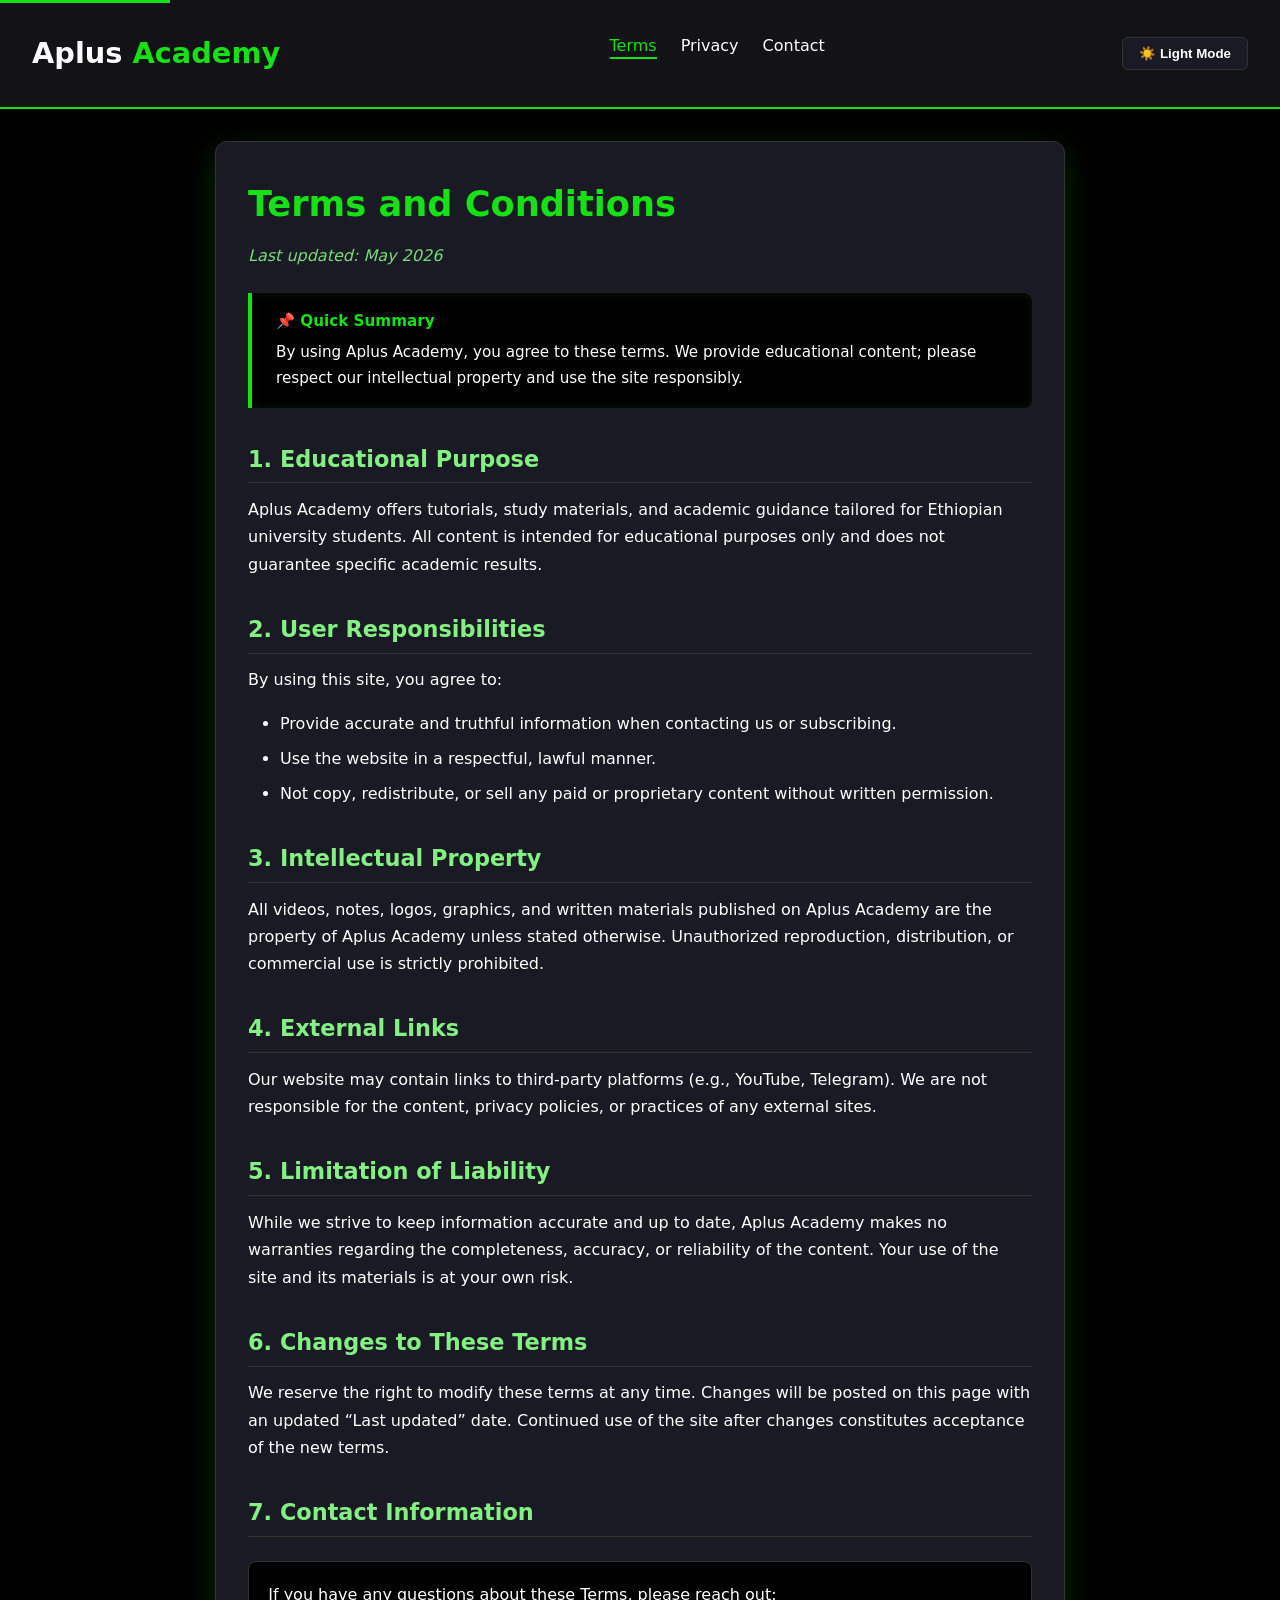
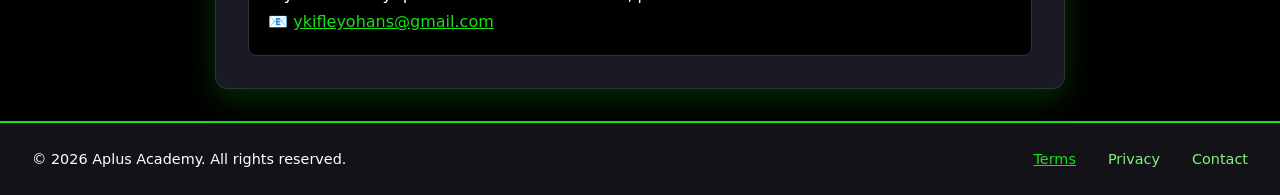
<file: privacy.html>
<!DOCTYPE html>
<html lang="en">
<head>
  <meta charset="UTF-8" />
  <meta name="viewport" content="width=device-width, initial-scale=1.0"/>
  <meta name="description" content="Legal policies for Aplus Academy – Terms & Conditions and Privacy Policy." />
  <title>Legal | Aplus Academy</title>
  <link rel="icon" href="data:image/svg+xml,<svg xmlns='http://www.w3.org/2000/svg' viewBox='0 0 100 100'><text y='.9em' font-size='90'>🎓</text></svg>" />

  <style>
    /* ========== YOUR EXACT COLOR SCHEME ========== */
    :root {
      --bg: #000;
      --text: #fff;
      --primary: #16e016;
      --primary-dark: #0ca00c;
      --primary-light: #84f084;
      --nav-bg: #121217;
      --card-bg: #1a1a24;
      --border-color: #333;
      --cl-yellow: #f1c40f;
      --shadow: 0 10px 30px rgba(22, 224, 22, 0.2);
      --shadow-lg: 0 20px 40px rgba(22, 224, 22, 0.3);
      --transition: all 0.3s ease;
    }

    body.light {
      --bg: #e5e5c6;
      --text: #222;
      --nav-bg: #e5e5c6;
      --card-bg: #ffffff;
      --border-color: #ddd;
      --shadow: 0 10px 30px rgba(0, 0, 0, 0.1);
      --shadow-lg: 0 20px 40px rgba(0, 0, 0, 0.15);
    }

    /* ========== GLOBAL RESET & BASE ========== */
    *, *::before, *::after {
      margin: 0;
      padding: 0;
      box-sizing: border-box;
    }

    body {
      font-family: system-ui, -apple-system, 'Segoe UI', Roboto, sans-serif;
      background-color: var(--bg);
      color: var(--text);
      line-height: 1.7;
      min-height: 100vh;
      display: flex;
      flex-direction: column;
      transition: background-color 0.3s, color 0.3s;
    }

    a {
      color: var(--primary);
      text-decoration: underline;
      transition: color 0.2s;
    }
    a:hover {
      color: var(--primary-light);
    }

    /* Skip to content (accessibility) */
    .skip-link {
      position: absolute;
      top: -40px;
      left: 0;
      background: var(--primary);
      color: #000;
      padding: 0.5rem 1rem;
      z-index: 1000;
      font-weight: bold;
      text-decoration: none;
    }
    .skip-link:focus {
      top: 0;
    }

    /* ========== HEADER & NAVIGATION ========== */
    .site-header {
      background-color: var(--nav-bg);
      border-bottom: 2px solid var(--primary);
      padding: 1rem 2rem;
      display: flex;
      flex-wrap: wrap;
      align-items: center;
      justify-content: space-between;
      transition: background-color 0.3s;
    }

    .logo {
      font-size: 1.8rem;
      font-weight: bold;
      text-decoration: none;
      color: var(--text);
    }
    .logo span {
      color: var(--primary);
    }

    .nav-links {
      display: flex;
      gap: 1.5rem;
      list-style: none;
      flex-wrap: wrap;
    }

    .nav-links a {
      text-decoration: none;
      font-weight: 500;
      color: var(--text);
      padding-bottom: 2px;
      border-bottom: 2px solid transparent;
      transition: var(--transition);
    }
    .nav-links a:hover,
    .nav-links a.active {
      color: var(--primary);
      border-bottom-color: var(--primary);
    }

    /* Dark/Light toggle button */
    .theme-toggle {
      background: var(--card-bg);
      border: 1px solid var(--border-color);
      color: var(--text);
      padding: 0.5rem 1rem;
      border-radius: 6px;
      cursor: pointer;
      font-weight: bold;
      transition: var(--transition);
    }
    .theme-toggle:hover {
      background: var(--primary-dark);
      color: #000;
    }

    /* ========== MAIN LEGAL CONTAINER ========== */
    .legal-container {
      max-width: 850px;
      width: 90%;
      margin: 2rem auto;
      padding: 2rem;
      background-color: var(--card-bg);
      border: 1px solid var(--border-color);
      border-radius: 12px;
      box-shadow: var(--shadow);
      flex: 1;
    }

    h1 {
      font-size: 2.2rem;
      color: var(--primary);
      margin-bottom: 0.5rem;
    }

    h2 {
      font-size: 1.4rem;
      margin-top: 2rem;
      margin-bottom: 0.8rem;
      color: var(--primary-light);
      border-bottom: 1px solid var(--border-color);
      padding-bottom: 0.3rem;
    }

    .last-updated {
      color: var(--primary-light);
      font-style: italic;
      margin-bottom: 1.5rem;
      opacity: 0.9;
    }

    .summary {
      background-color: var(--bg);
      border-left: 4px solid var(--primary);
      padding: 1rem 1.5rem;
      margin: 1.5rem 0;
      border-radius: 0 8px 8px 0;
      font-size: 0.95rem;
      box-shadow: inset 0 0 8px rgba(22, 224, 22, 0.1);
    }
    .summary strong {
      display: block;
      margin-bottom: 0.3rem;
      color: var(--primary);
    }

    ul, ol {
      margin: 1rem 0 1.5rem 2rem;
    }
    li {
      margin-bottom: 0.5rem;
    }

    .contact-email {
      background-color: var(--bg);
      padding: 1.2rem;
      border-radius: 8px;
      margin-top: 1.5rem;
      border: 1px solid var(--border-color);
    }

    /* ========== FOOTER ========== */
    .site-footer {
      background-color: var(--nav-bg);
      border-top: 2px solid var(--primary);
      padding: 1.5rem 2rem;
      display: flex;
      flex-wrap: wrap;
      justify-content: space-between;
      align-items: center;
      font-size: 0.9rem;
      color: var(--text);
    }

    .footer-links {
      display: flex;
      gap: 2rem;
    }

    .footer-links a {
      text-decoration: none;
      color: var(--primary-light);
      font-weight: 500;
    }

    .footer-links a.active {
      text-decoration: underline;
      color: var(--primary);
    }

    /* ========== RESPONSIVE ========== */
    @media (max-width: 650px) {
      .site-header {
        flex-direction: column;
        align-items: flex-start;
        gap: 1rem;
      }
      .legal-container {
        margin: 1rem;
        padding: 1.5rem;
      }
      .site-footer {
        flex-direction: column;
        gap: 1rem;
        text-align: center;
      }
    }
  </style>
</head>
<body>
  <a class="skip-link" href="#content">Skip to content</a>

  <!-- ===== HEADER ===== -->
  <header class="site-header">
    <a href="#" class="logo" onclick="showPage('home')">Aplus <span>Academy</span></a>
    <nav aria-label="Main navigation">
      <ul class="nav-links">
        <li><a href="#" onclick="showPage('terms')" id="nav-terms">Terms</a></li>
        <li><a href="#" onclick="showPage('privacy')" id="nav-privacy">Privacy</a></li>
        <li><a href="#" onclick="showPage('contact')">Contact</a></li>
      </ul>
    </nav>
    <button class="theme-toggle" id="themeToggle" aria-label="Switch to light mode">☀️ Light Mode</button>
  </header>

  <!-- ===== MAIN CONTENT (DYNAMIC PAGE) ===== -->
  <main id="content" class="legal-container">
    <!-- Page content will be injected by JavaScript -->
  </main>

  <!-- ===== FOOTER ===== -->
  <footer class="site-footer">
    <div>&copy; 2026 Aplus Academy. All rights reserved.</div>
    <div class="footer-links">
      <a href="#" onclick="showPage('terms')" id="footer-terms">Terms</a>
      <a href="#" onclick="showPage('privacy')" id="footer-privacy">Privacy</a>
      <a href="#" onclick="showPage('contact')">Contact</a>
    </div>
  </footer>

  <script>
    // ===== PAGE CONTENT DEFINITIONS =====
    const pages = {
      terms: `
        <h1>Terms and Conditions</h1>
        <p class="last-updated">Last updated: May 2026</p>

        <div class="summary">
          <strong>📌 Quick Summary</strong>
          By using Aplus Academy, you agree to these terms. We provide educational content; please respect our intellectual property and use the site responsibly.
        </div>

        <h2>1. Educational Purpose</h2>
        <p>Aplus Academy offers tutorials, study materials, and academic guidance tailored for Ethiopian university students. All content is intended for educational purposes only and does not guarantee specific academic results.</p>

        <h2>2. User Responsibilities</h2>
        <p>By using this site, you agree to:</p>
        <ul>
          <li>Provide accurate and truthful information when contacting us or subscribing.</li>
          <li>Use the website in a respectful, lawful manner.</li>
          <li>Not copy, redistribute, or sell any paid or proprietary content without written permission.</li>
        </ul>

        <h2>3. Intellectual Property</h2>
        <p>All videos, notes, logos, graphics, and written materials published on Aplus Academy are the property of Aplus Academy unless stated otherwise. Unauthorized reproduction, distribution, or commercial use is strictly prohibited.</p>

        <h2>4. External Links</h2>
        <p>Our website may contain links to third‑party platforms (e.g., YouTube, Telegram). We are not responsible for the content, privacy policies, or practices of any external sites.</p>

        <h2>5. Limitation of Liability</h2>
        <p>While we strive to keep information accurate and up to date, Aplus Academy makes no warranties regarding the completeness, accuracy, or reliability of the content. Your use of the site and its materials is at your own risk.</p>

        <h2>6. Changes to These Terms</h2>
        <p>We reserve the right to modify these terms at any time. Changes will be posted on this page with an updated “Last updated” date. Continued use of the site after changes constitutes acceptance of the new terms.</p>

        <h2>7. Contact Information</h2>
        <div class="contact-email">
          <p>If you have any questions about these Terms, please reach out:</p>
          <p>📧 <a href="mailto:ykifleyohans@gmail.com">ykifleyohans@gmail.com</a></p>
        </div>
      `,

      privacy: `
        <h1>Privacy Policy</h1>
        <p class="last-updated">Last updated: May 2026</p>

        <div class="summary">
          <strong>🔒 Your Privacy Matters</strong>
          We collect minimal data to provide our educational services. We never sell your personal information.
        </div>

        <h2>Information We Collect</h2>
        <ul>
          <li>Name</li>
          <li>Email address</li>
          <li>Messages submitted through forms</li>
          <li>Basic browser and device information</li>
        </ul>

        <h2>How We Use Information</h2>
        <p>We use your information to:</p>
        <ul>
          <li>Provide educational services</li>
          <li>Respond to student questions</li>
          <li>Improve our website and learning resources</li>
          <li>Send important updates when necessary</li>
        </ul>

        <h2>Cookies</h2>
        <p>Our website may use cookies and analytics tools to improve user experience. Third-party services such as Google AdSense and YouTube may also use cookies.</p>

        <h2>Third-Party Services</h2>
        <p>We may use third-party services including:</p>
        <ul>
          <li>YouTube</li>
          <li>Google AdSense</li>
          <li>Telegram</li>
        </ul>
        <p>These services may collect information according to their own privacy policies.</p>

        <h2>Data Protection</h2>
        <p>We do our best to protect your information, but no online platform is completely secure.</p>

        <h2>Children’s Privacy</h2>
        <p>Aplus Academy provides educational content for students. We do not knowingly collect sensitive information from children.</p>

        <h2>Contact Us</h2>
        <div class="contact-email">
          <p>📧 <a href="mailto:ykifleyohans@gmail.com">ykifleyohans@gmail.com</a></p>
        </div>
      `,

      contact: `
        <h1>Contact Us</h1>
        <p>We’d love to hear from you! Reach out via email or join our Telegram channel for updates.</p>
        <div class="contact-email">
          <p>📧 <a href="mailto:ykifleyohans@gmail.com">ykifleyohans@gmail.com</a></p>
          <p>💬 <a href="https://t.me/@aplusacademy11" target="_blank" rel="noopener">Telegram Channel</a></p>
        </div>
      `,

      home: `
        <h1>Welcome to Aplus Academy</h1>
        <p>Your trusted source for university tutorials, study guides, and academic support.</p>
        <p><a href="#" onclick="showPage('terms')">Terms of Service</a> | <a href="#" onclick="showPage('privacy')">Privacy Policy</a></p>
      `
    };

    // ===== PAGE ROUTING =====
    function showPage(pageName) {
      const main = document.getElementById('content');
      main.innerHTML = pages[pageName] || pages.home;

      // Update active nav and footer links
      document.querySelectorAll('.nav-links a, .footer-links a').forEach(link => {
        link.classList.remove('active');
      });
      const navActive = document.getElementById(`nav-${pageName}`);
      const footerActive = document.getElementById(`footer-${pageName}`);
      if (navActive) navActive.classList.add('active');
      if (footerActive) footerActive.classList.add('active');

      // Scroll to top
      window.scrollTo({ top: 0, behavior: 'smooth' });
    }

    // ===== DARK / LIGHT MODE TOGGLE =====
    const themeToggle = document.getElementById('themeToggle');
    themeToggle.addEventListener('click', () => {
      document.body.classList.toggle('light');
      const isLight = document.body.classList.contains('light');
      themeToggle.innerHTML = isLight ? '🌙 Dark Mode' : '☀️ Light Mode';
      themeToggle.setAttribute('aria-label', isLight ? 'Switch to dark mode' : 'Switch to light mode');
    });

    // Load default page (Terms)
    showPage('terms');
  </script>
</body>
</html>
</file>
